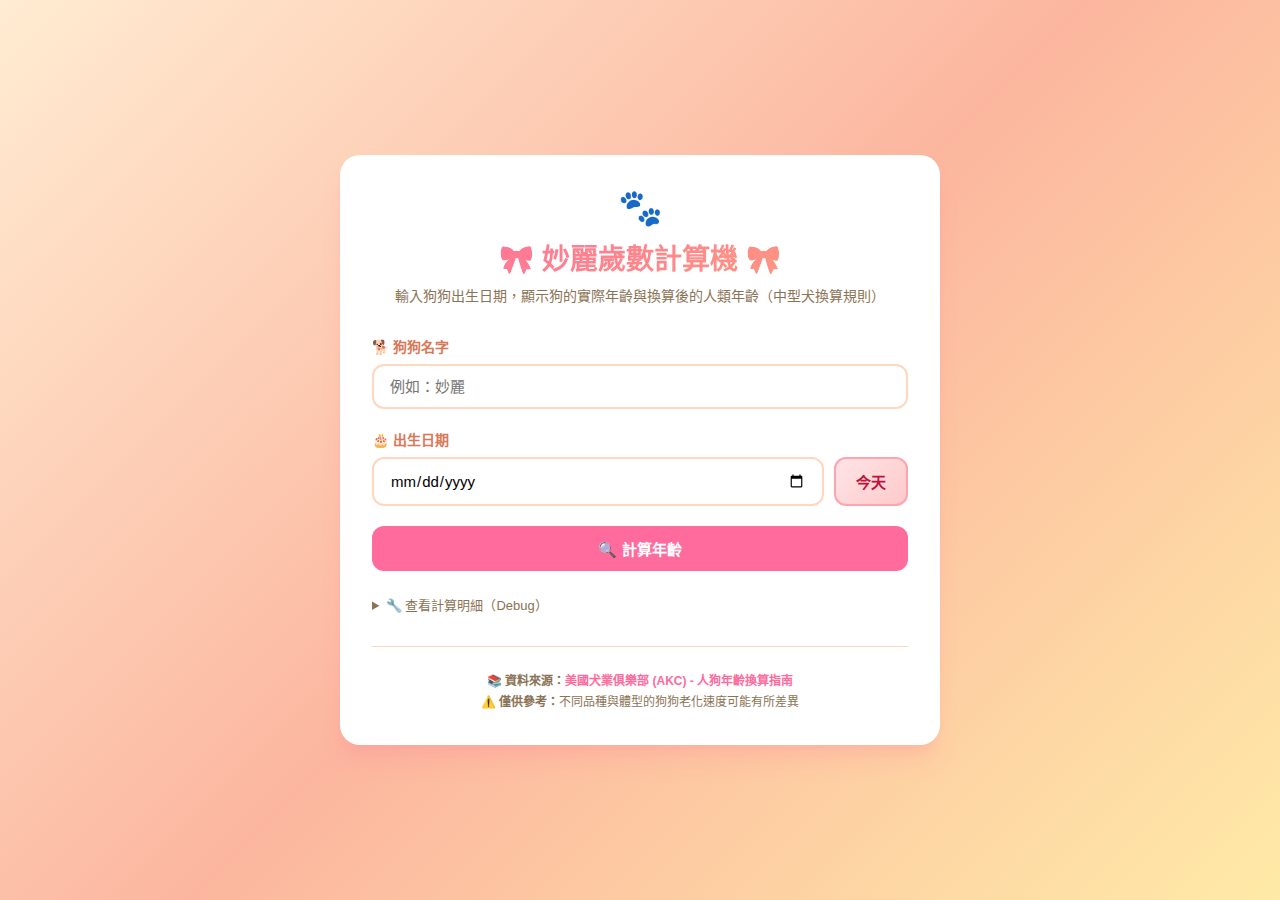
<file: D12/index.html>
<!DOCTYPE html>
<html lang="zh-TW">
<head>
  <meta charset="UTF-8">
  <meta name="viewport" content="width=device-width, initial-scale=1.0">
  <title>妙麗歲數計算機</title>
  <link rel="stylesheet" href="style.css">
</head>
<body>
  <div class="card">
    <div class="header">
      <div class="emoji">🐾</div>
      <h1>🎀 妙麗歲數計算機 🎀</h1>
      <p class="lead">輸入狗狗出生日期，顯示狗的實際年齡與換算後的人類年齡（中型犬換算規則）</p>
    </div>
    
    <div class="input-group">
      <label for="dogName">🐕 狗狗名字</label>
      <input id="dogName" type="text" placeholder="例如：妙麗" />
    </div>
    
    <div class="input-group">
      <label for="birth">🎂 出生日期</label>
      <div class="input-row">
        <input id="birth" type="date" />
        <button id="todayBtn" class="secondary" title="填入今天日期">今天</button>
      </div>
    </div>
    
    <button id="calc" style="width: 100%;">🔍 計算年齡</button>
    
    <div class="result" id="result" style="display:none">
      <div class="result-item">
        <div class="result-label">🐕 狗狗年齡</div>
        <div class="result-value" id="dogAge"></div>
      </div>
      <div class="result-item">
        <div class="result-label">👤 換算成人類年齡</div>
        <div class="result-value" id="humanAge"></div>
      </div>
      <div class="breakdown" id="breakdown"></div>
      <div class="info-box">
        📊 <strong>換算規則：</strong>第1年＝15人年；第2年＝9人年；之後每1年＝5人年（可接受小數年）
      </div>
    </div>
    
    <details>
      <summary>🔧 查看計算明細（Debug）</summary>
      <pre id="debug">尚未計算</pre>
    </details>
    
    <div class="footer">
      <p class="footer-text">📚 <strong>資料來源：</strong><a href="https://www.akc.org/expert-advice/health/how-to-calculate-dog-years-to-human-years/" target="_blank" rel="noopener noreferrer">美國犬業俱樂部 (AKC) - 人狗年齡換算指南</a></p>
      <p class="footer-text">⚠️ <strong>僅供參考：</strong>不同品種與體型的狗狗老化速度可能有所差異</p>
    </div>
  </div>

  <script src="./script.js"></script>
</body>
</html>
</file>
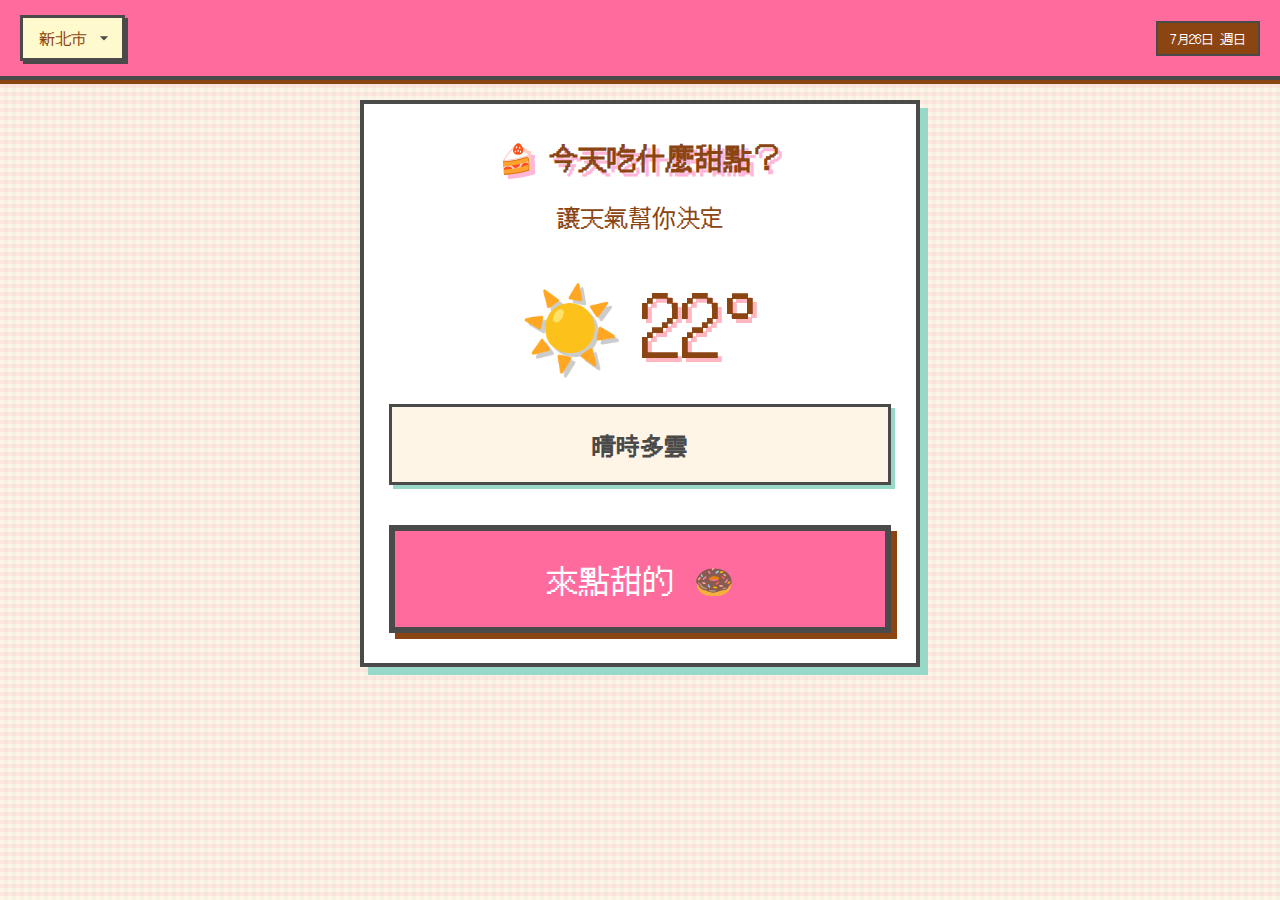
<file: D21/index.html>
<!DOCTYPE html>
<html lang="zh-TW">

<head>
    <meta charset="UTF-8" />
    <meta name="viewport" content="width=device-width, initial-scale=1.0" />
    <title>今天吃什麼甜點？</title>
    <link rel="icon" type="image/png" href="./icon.png" />
    <link rel="apple-touch-icon" href="./icon.png" />
    <link rel="apple-touch-icon" sizes="180x180" href="./icon.png" />
    <link rel="stylesheet" href="style.css" />
    <link rel="preconnect" href="https://fonts.googleapis.com">
    <link rel="preconnect" href="https://fonts.gstatic.com" crossorigin>
    <link href="https://fonts.googleapis.com/css2?family=DotGothic16&family=Silkscreen:wght@400;700&display=swap"
        rel="stylesheet">

</head>

<body>



    <div id="loading" class="loading-screen">
        <div class="loading-donut">🍩</div>
        <p class="loading-text">載入天氣資訊中...</p>
    </div>

    <div class="status-bar">
        <select class="location-select" id="locationSelect">
            <option value="宜蘭縣">宜蘭縣</option>
            <option value="花蓮縣">花蓮縣</option>
            <option value="臺東縣">臺東縣</option>
            <option value="澎湖縣">澎湖縣</option>
            <option value="金門縣">金門縣</option>
            <option value="連江縣">連江縣</option>
            <option value="臺北市">臺北市</option>
            <option value="新北市" selected>新北市</option>
            <option value="桃園市">桃園市</option>
            <option value="臺中市">臺中市</option>
            <option value="臺南市">臺南市</option>
            <option value="高雄市">高雄市</option>
            <option value="基隆市">基隆市</option>
            <option value="新竹縣">新竹縣</option>
            <option value="新竹市">新竹市</option>
            <option value="苗栗縣">苗栗縣</option>
            <option value="彰化縣">彰化縣</option>
            <option value="南投縣">南投縣</option>
            <option value="雲林縣">雲林縣</option>
            <option value="嘉義縣">嘉義縣</option>
            <option value="嘉義市">嘉義市</option>
            <option value="屏東縣">屏東縣</option>
        </select>
        <div id="updateTime" class="update-pill">更新中...</div>
    </div>


    <div class="container" id="mainContent" style="display: none;">

        <div class="hero-card">
            <h1>🍰 今天吃什麼甜點？</h1>
            <p class="subtitle">讓天氣幫你決定</p>

            <div class="weather-info-grid" id="weatherInfo">
                <div class="weather-info-value">載入中...</div>
            </div>

            <button class="draw-button" id="drawButton">
                <span class="button-text">來點甜的</span>
                <span class="button-icon">🍩</span>
            </button>
        </div>
    </div>

    <div class="popup-overlay hidden" id="resultOverlay">
        <div class="popup-card" id="resultCard">
            <button class="close-button" id="closeButton">×</button>
            <div class="result-icon" id="resultIcon"></div>
            <div class="result-title" id="cardTitle"></div>
            <div class="result-body">
                <div class="result-reason" id="reason"></div>
                <div class="health-level" id="healthLevel"></div>
            </div>
        </div>
    </div>
    <script src="./script.js"></script>

</body>

</html>
</file>
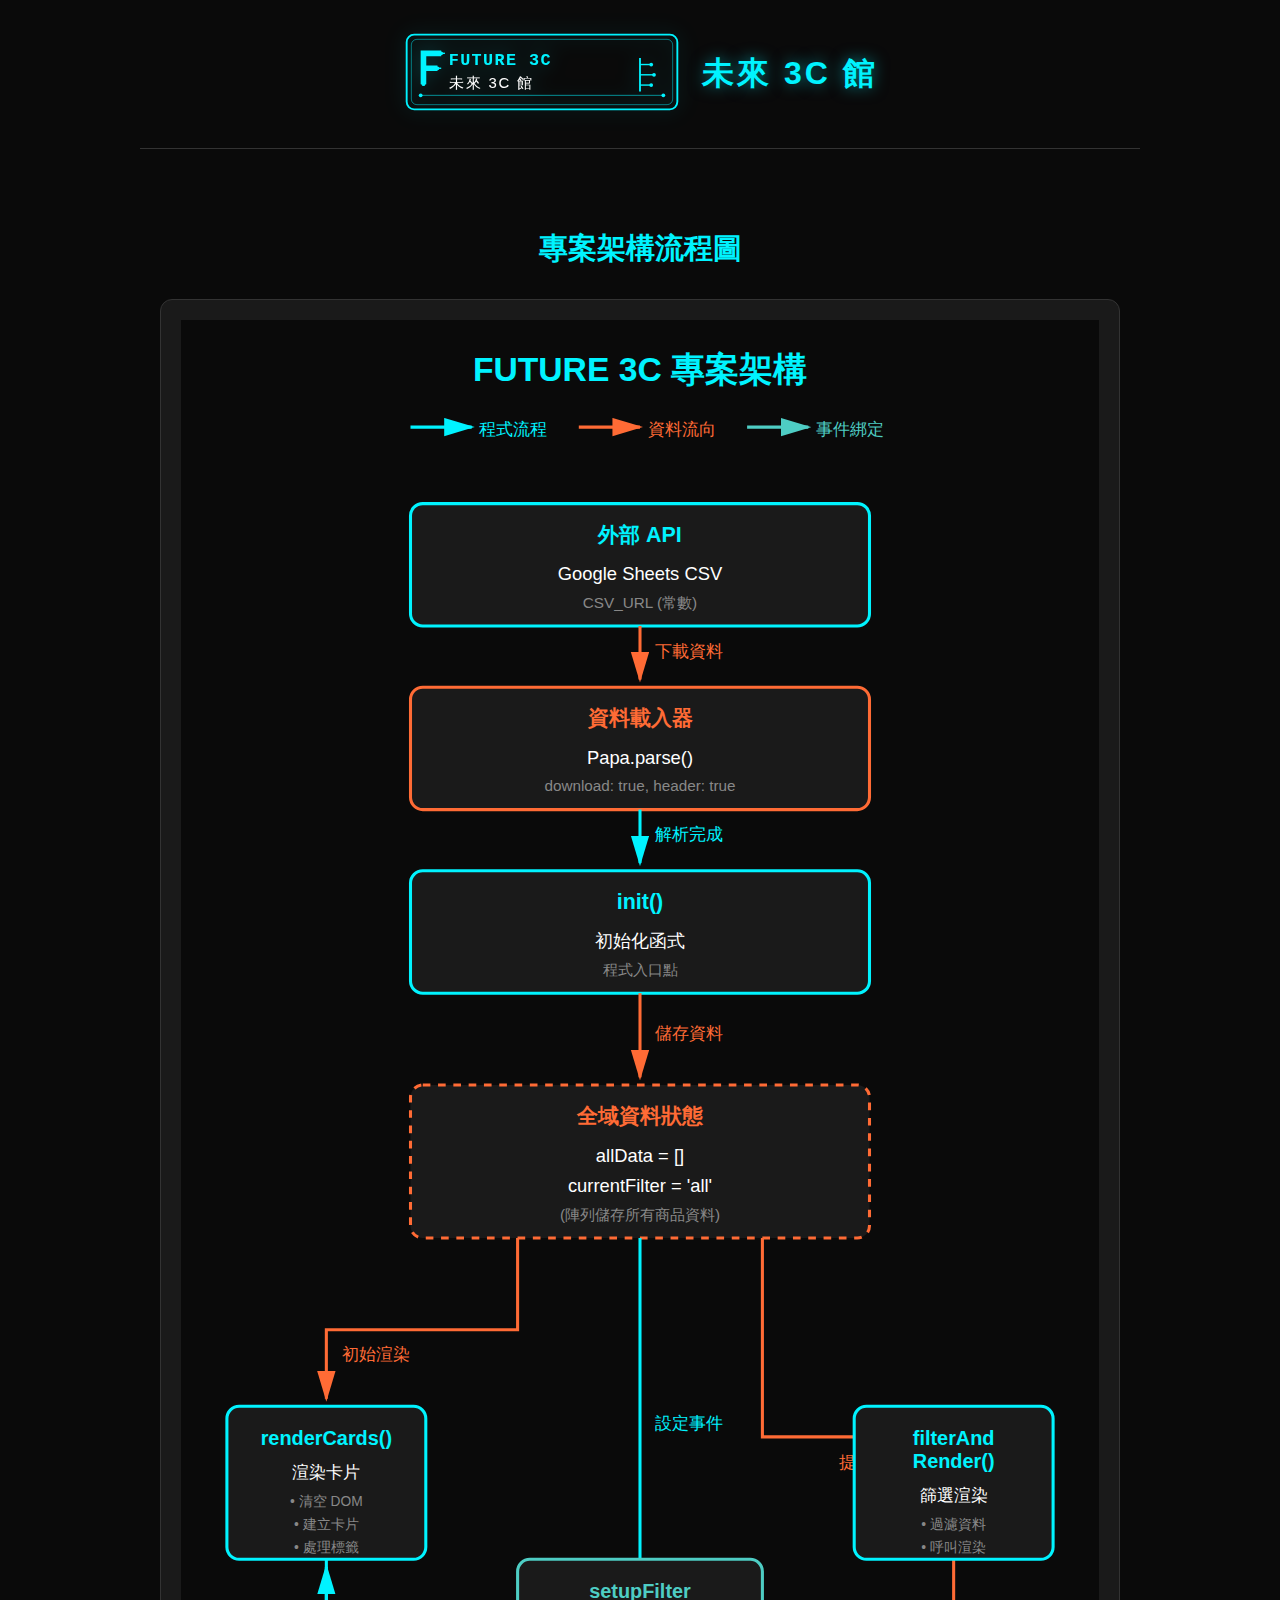
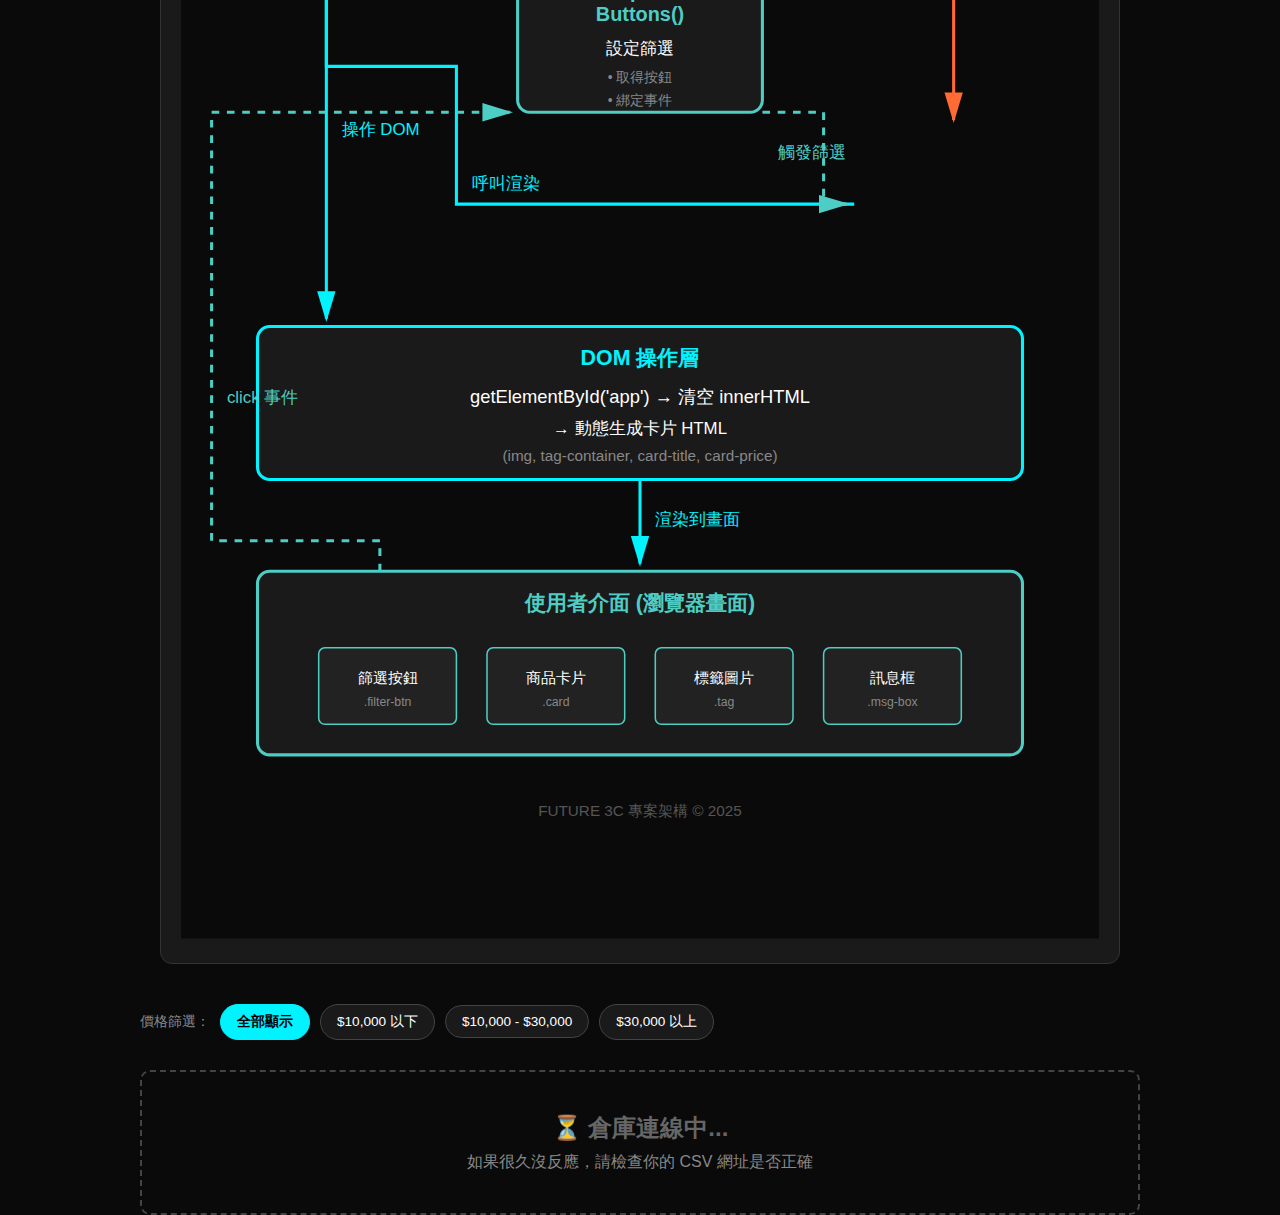
<file: Test/index.html>
<!DOCTYPE html>
<html lang="en">
<head>
    <meta charset="UTF-8">
    <meta name="viewport" content="width=device-width, initial-scale=1.0">
    <title>Document</title>
    <link rel="stylesheet" href="style.css">
    <script src="./script.js"></script>
</head>
<body>
    <html lang="zh-Hant">

<head>


  <div class="container">
    <header>      <div class="logo-container">
            <svg xmlns="http://www.w3.org/2000/svg" viewBox="0 0 300 90">
                <!-- 外框科技感邊框 -->
                <rect x="5" y="5" width="290" height="80" fill="none" stroke="#00f3ff" stroke-width="2" rx="8"/>
                <rect x="10" y="10" width="280" height="70" fill="none" stroke="#00f3ff" stroke-width="1" rx="6" opacity="0.5"/>
                
                <!-- 左側圖形：電路板風格的 "F" -->
                <g transform="translate(20, 22)">
                    <!-- F 字母主體 -->
                    <path d="M 0 0 L 22 0 L 22 6 L 6 6 L 6 16 L 18 16 L 18 22 L 6 22 L 6 36 L 0 36 Z" fill="#00f3ff"/>
                    <!-- 電路節點 -->
                    <circle cx="22" cy="3" r="2" fill="#00f3ff"/>
                    <circle cx="18" cy="19" r="2" fill="#00f3ff"/>
                    <circle cx="3" cy="36" r="2" fill="#00f3ff"/>
                    <!-- 連接線 -->
                    <line x1="22" y1="3" x2="26" y2="3" stroke="#00f3ff" stroke-width="1.5"/>
                    <line x1="18" y1="19" x2="22" y2="19" stroke="#00f3ff" stroke-width="1.5"/>
                </g>
                
                <!-- 中間文字：FUTURE 3C + 小杰 3C 館 -->
                <g transform="translate(50, 38)">
                    <text x="0" y="0" font-family="Orbitron, monospace" font-size="18" font-weight="700" fill="#00f3ff" letter-spacing="1.5">
                        FUTURE 3C
                    </text>
                    <text x="0" y="24" font-family="'Noto Sans TC', 'Microsoft JhengHei', sans-serif" font-size="16" font-weight="500" fill="#fff" letter-spacing="2">
                        未來 3C 館
                    </text>
                </g>
                
                <!-- 右側科技裝飾線條 -->
                <g transform="translate(255, 30)">
                    <line x1="0" y1="0" x2="0" y2="36" stroke="#00f3ff" stroke-width="2"/>
                    <line x1="0" y1="7" x2="12" y2="7" stroke="#00f3ff" stroke-width="1.5"/>
                    <line x1="0" y1="18" x2="15" y2="18" stroke="#00f3ff" stroke-width="1.5"/>
                    <line x1="0" y1="29" x2="12" y2="29" stroke="#00f3ff" stroke-width="1.5"/>
                    <circle cx="12" cy="7" r="2" fill="#00f3ff"/>
                    <circle cx="15" cy="18" r="2" fill="#00f3ff"/>
                    <circle cx="12" cy="29" r="2" fill="#00f3ff"/>
                </g>
                
                <!-- 底部裝飾線 -->
                <line x1="20" y1="70" x2="280" y2="70" stroke="#00f3ff" stroke-width="1" opacity="0.6"/>
                
                <!-- 科技感小點 -->
                <circle cx="20" cy="70" r="2" fill="#00f3ff"/>
                <circle cx="280" cy="70" r="2" fill="#00f3ff"/>
            </svg>
        </div>
        
        <h1>未來 3C 館</h1>
    </header>
   

    <!-- 專案架構流程圖區塊 -->
    <section style="padding: 40px 20px; max-width: 1400px; margin: 0 auto;">
        <h2 style="text-align: center; color: var(--neon-color); font-family: 'Orbitron', sans-serif; margin-bottom: 30px; font-size: 1.8rem;">
            專案架構流程圖
        </h2>
        <div style="background: #1a1a1a; padding: 20px; border-radius: 12px; border: 1px solid #333; overflow-x: auto;">
 <svg xmlns="http://www.w3.org/2000/svg" viewBox="0 0 600 1450" style="width: 100%; height: auto;">
                <defs>
                    <marker id="arrowhead" markerWidth="10" markerHeight="10" refX="9" refY="3" orient="auto">
                        <polygon points="0 0, 10 3, 0 6" fill="#00f3ff"/>
                    </marker>
                    <marker id="arrowhead-data" markerWidth="10" markerHeight="10" refX="9" refY="3" orient="auto">
                        <polygon points="0 0, 10 3, 0 6" fill="#ff6b35"/>
                    </marker>
                    <marker id="arrowhead-event" markerWidth="10" markerHeight="10" refX="9" refY="3" orient="auto">
                        <polygon points="0 0, 10 3, 0 6" fill="#4ecdc4"/>
                    </marker>
                </defs>
                
                <!-- 背景 -->
                <rect width="600" height="1450" fill="#0a0a0a"/>
                
                <!-- 標題 -->
                <text x="300" y="40" font-family="Orbitron, sans-serif" font-size="22" font-weight="700" fill="#00f3ff" text-anchor="middle">
                    FUTURE 3C 專案架構
                </text>
                
                <!-- 圖例 -->
                <g transform="translate(150, 70)">
                    <line x1="0" y1="0" x2="40" y2="0" stroke="#00f3ff" stroke-width="2" marker-end="url(#arrowhead)"/>
                    <text x="45" y="5" font-size="11" fill="#00f3ff">程式流程</text>
                    
                    <line x1="110" y1="0" x2="150" y2="0" stroke="#ff6b35" stroke-width="2" marker-end="url(#arrowhead-data)"/>
                    <text x="155" y="5" font-size="11" fill="#ff6b35">資料流向</text>
                    
                    <line x1="220" y1="0" x2="260" y2="0" stroke="#4ecdc4" stroke-width="2" marker-end="url(#arrowhead-event)"/>
                    <text x="265" y="5" font-size="11" fill="#4ecdc4">事件綁定</text>
                </g>
                
                <!-- 1. 外部 API -->
                <g id="layer1">
                    <rect x="150" y="120" width="300" height="80" fill="#1a1a1a" stroke="#00f3ff" stroke-width="2" rx="8"/>
                    <text x="300" y="145" font-size="14" font-weight="700" fill="#00f3ff" text-anchor="middle">外部 API</text>
                    <text x="300" y="170" font-size="12" fill="#fff" text-anchor="middle">Google Sheets CSV</text>
                    <text x="300" y="188" font-size="10" fill="#888" text-anchor="middle">CSV_URL (常數)</text>
                </g>
                
                <!-- 箭頭 1→2 -->
                <line x1="300" y1="200" x2="300" y2="235" stroke="#ff6b35" stroke-width="2" marker-end="url(#arrowhead-data)"/>
                <text x="310" y="220" font-size="11" fill="#ff6b35">下載資料</text>
                
                <!-- 2. 資料載入器 -->
                <g id="layer2">
                    <rect x="150" y="240" width="300" height="80" fill="#1a1a1a" stroke="#ff6b35" stroke-width="2" rx="8"/>
                    <text x="300" y="265" font-size="14" font-weight="700" fill="#ff6b35" text-anchor="middle">資料載入器</text>
                    <text x="300" y="290" font-size="12" fill="#fff" text-anchor="middle">Papa.parse()</text>
                    <text x="300" y="308" font-size="10" fill="#888" text-anchor="middle">download: true, header: true</text>
                </g>
                
                <!-- 箭頭 2→3 -->
                <line x1="300" y1="320" x2="300" y2="355" stroke="#00f3ff" stroke-width="2" marker-end="url(#arrowhead)"/>
                <text x="310" y="340" font-size="11" fill="#00f3ff">解析完成</text>
                
                <!-- 3. 初始化函式 -->
                <g id="layer3">
                    <rect x="150" y="360" width="300" height="80" fill="#1a1a1a" stroke="#00f3ff" stroke-width="2" rx="8"/>
                    <text x="300" y="385" font-size="14" font-weight="700" fill="#00f3ff" text-anchor="middle">init()</text>
                    <text x="300" y="410" font-size="12" fill="#fff" text-anchor="middle">初始化函式</text>
                    <text x="300" y="428" font-size="10" fill="#888" text-anchor="middle">程式入口點</text>
                </g>
                
                <!-- 箭頭 3→4 -->
                <line x1="300" y1="440" x2="300" y2="495" stroke="#ff6b35" stroke-width="2" marker-end="url(#arrowhead-data)"/>
                <text x="310" y="470" font-size="11" fill="#ff6b35">儲存資料</text>
                
                <!-- 4. 全域資料狀態 (加大間距) -->
                <g id="layer4">
                    <rect x="150" y="500" width="300" height="100" fill="#1a1a1a" stroke="#ff6b35" stroke-width="2" rx="8" stroke-dasharray="5,5"/>
                    <text x="300" y="525" font-size="14" font-weight="700" fill="#ff6b35" text-anchor="middle">全域資料狀態</text>
                    <text x="300" y="550" font-size="12" fill="#fff" text-anchor="middle">allData = []</text>
                    <text x="300" y="570" font-size="12" fill="#fff" text-anchor="middle">currentFilter = 'all'</text>
                    <text x="300" y="588" font-size="10" fill="#888" text-anchor="middle">(陣列儲存所有商品資料)</text>
                </g>
                
                <!-- 箭頭 4→5 左側 (避免重疊) -->
                <polyline points="220,600 220,660 95,660 95,705" fill="none" stroke="#ff6b35" stroke-width="2" marker-end="url(#arrowhead-data)"/>
                <text x="105" y="680" font-size="11" fill="#ff6b35">初始渲染</text>
                
                <!-- 箭頭 4→6 中間 (垂直下降) -->
                <line x1="300" y1="600" x2="300" y2="855" stroke="#00f3ff" stroke-width="2" marker-end="url(#arrowhead)"/>
                <text x="310" y="725" font-size="11" fill="#00f3ff">設定事件</text>
                
                <!-- 箭頭 4→7 右側 (避免重疊) -->
                <polyline points="380,600 380,730 505,730 505,915" fill="none" stroke="#ff6b35" stroke-width="2" marker-end="url(#arrowhead-data)"/>
                <text x="430" y="750" font-size="11" fill="#ff6b35">提供資料</text>
                
                <!-- 5. renderCards() (左側，位置降低) -->
                <g id="layer5-left">
                    <rect x="30" y="710" width="130" height="100" fill="#1a1a1a" stroke="#00f3ff" stroke-width="2" rx="8"/>
                    <text x="95" y="735" font-size="13" font-weight="700" fill="#00f3ff" text-anchor="middle">renderCards()</text>
                    <text x="95" y="757" font-size="11" fill="#fff" text-anchor="middle">渲染卡片</text>
                    <text x="95" y="775" font-size="9" fill="#888" text-anchor="middle">• 清空 DOM</text>
                    <text x="95" y="790" font-size="9" fill="#888" text-anchor="middle">• 建立卡片</text>
                    <text x="95" y="805" font-size="9" fill="#888" text-anchor="middle">• 處理標籤</text>
                </g>
                
                <!-- 6. setupFilterButtons() (中間，位置降低) -->
                <g id="layer6-center">
                    <rect x="220" y="810" width="160" height="100" fill="#1a1a1a" stroke="#4ecdc4" stroke-width="2" rx="8"/>
                    <text x="300" y="835" font-size="13" font-weight="700" fill="#4ecdc4" text-anchor="middle">setupFilter</text>
                    <text x="300" y="850" font-size="13" font-weight="700" fill="#4ecdc4" text-anchor="middle">Buttons()</text>
                    <text x="300" y="872" font-size="11" fill="#fff" text-anchor="middle">設定篩選</text>
                    <text x="300" y="890" font-size="9" fill="#888" text-anchor="middle">• 取得按鈕</text>
                    <text x="300" y="905" font-size="9" fill="#888" text-anchor="middle">• 綁定事件</text>
                </g>
                
                <!-- 7. filterAndRender() (右側，位置降低) -->
                <g id="layer7-right">
                    <rect x="440" y="710" width="130" height="100" fill="#1a1a1a" stroke="#00f3ff" stroke-width="2" rx="8"/>
                    <text x="505" y="735" font-size="13" font-weight="700" fill="#00f3ff" text-anchor="middle">filterAnd</text>
                    <text x="505" y="750" font-size="13" font-weight="700" fill="#00f3ff" text-anchor="middle">Render()</text>
                    <text x="505" y="772" font-size="11" fill="#fff" text-anchor="middle">篩選渲染</text>
                    <text x="505" y="790" font-size="9" fill="#888" text-anchor="middle">• 過濾資料</text>
                    <text x="505" y="805" font-size="9" fill="#888" text-anchor="middle">• 呼叫渲染</text>
                </g>
                
                <!-- 箭頭 7→5 (改用更寬的弧線避免重疊) -->
                <polyline points="440,970 180,970 180,880 95,880 95,815" fill="none" stroke="#00f3ff" stroke-width="2" marker-end="url(#arrowhead)"/>
                <text x="190" y="960" font-size="11" fill="#00f3ff">呼叫渲染</text>
                
                <!-- 箭頭 5→8 -->
                <line x1="95" y1="810" x2="95" y2="1045" stroke="#00f3ff" stroke-width="2" marker-end="url(#arrowhead)"/>
                <text x="105" y="925" font-size="11" fill="#00f3ff">操作 DOM</text>
                
                <!-- 8. DOM 操作層 -->
                <g id="layer8">
                    <rect x="50" y="1050" width="500" height="100" fill="#1a1a1a" stroke="#00f3ff" stroke-width="2" rx="8"/>
                    <text x="300" y="1075" font-size="14" font-weight="700" fill="#00f3ff" text-anchor="middle">DOM 操作層</text>
                    <text x="300" y="1100" font-size="12" fill="#fff" text-anchor="middle">getElementById('app') → 清空 innerHTML</text>
                    <text x="300" y="1120" font-size="11" fill="#fff" text-anchor="middle">→ 動態生成卡片 HTML</text>
                    <text x="300" y="1138" font-size="10" fill="#888" text-anchor="middle">(img, tag-container, card-title, card-price)</text>
                </g>
                
                <!-- 箭頭 8→9 -->
                <line x1="300" y1="1150" x2="300" y2="1205" stroke="#00f3ff" stroke-width="2" marker-end="url(#arrowhead)"/>
                <text x="310" y="1180" font-size="11" fill="#00f3ff">渲染到畫面</text>
                
                <!-- 9. 使用者介面 -->
                <g id="layer9">
                    <rect x="50" y="1210" width="500" height="120" fill="#1a1a1a" stroke="#4ecdc4" stroke-width="2" rx="8"/>
                    <text x="300" y="1235" font-size="14" font-weight="700" fill="#4ecdc4" text-anchor="middle">使用者介面 (瀏覽器畫面)</text>
                    
                    <g transform="translate(90, 1260)">
                        <rect x="0" y="0" width="90" height="50" fill="#222" stroke="#4ecdc4" stroke-width="1" rx="4"/>
                        <text x="45" y="23" font-size="10" fill="#fff" text-anchor="middle">篩選按鈕</text>
                        <text x="45" y="38" font-size="8" fill="#888" text-anchor="middle">.filter-btn</text>
                    </g>
                    
                    <g transform="translate(200, 1260)">
                        <rect x="0" y="0" width="90" height="50" fill="#222" stroke="#4ecdc4" stroke-width="1" rx="4"/>
                        <text x="45" y="23" font-size="10" fill="#fff" text-anchor="middle">商品卡片</text>
                        <text x="45" y="38" font-size="8" fill="#888" text-anchor="middle">.card</text>
                    </g>
                    
                    <g transform="translate(310, 1260)">
                        <rect x="0" y="0" width="90" height="50" fill="#222" stroke="#4ecdc4" stroke-width="1" rx="4"/>
                        <text x="45" y="23" font-size="10" fill="#fff" text-anchor="middle">標籤圖片</text>
                        <text x="45" y="38" font-size="8" fill="#888" text-anchor="middle">.tag</text>
                    </g>
                    
                    <g transform="translate(420, 1260)">
                        <rect x="0" y="0" width="90" height="50" fill="#222" stroke="#4ecdc4" stroke-width="1" rx="4"/>
                        <text x="45" y="23" font-size="10" fill="#fff" text-anchor="middle">訊息框</text>
                        <text x="45" y="38" font-size="8" fill="#888" text-anchor="middle">.msg-box</text>
                    </g>
                </g>
                
                <!-- 事件回流：UI → setupFilterButtons (改用左側路徑) -->
                <polyline points="130,1210 130,1190 20,1190 20,910 215,910" fill="none" stroke="#4ecdc4" stroke-width="2" marker-end="url(#arrowhead-event)" stroke-dasharray="5,5"/>
                <text x="30" y="1100" font-size="11" fill="#4ecdc4">click 事件</text>
                
                <!-- 事件觸發：setupFilterButtons → filterAndRender -->
                <polyline points="380,910 420,910 420,970 435,970" fill="none" stroke="#4ecdc4" stroke-width="2" marker-end="url(#arrowhead-event)" stroke-dasharray="5,5"/>
                <text x="390" y="940" font-size="11" fill="#4ecdc4">觸發篩選</text>
                
                <!-- 底部版權 -->
                <text x="300" y="1370" font-size="10" fill="#555" text-anchor="middle">FUTURE 3C 專案架構 © 2025</text>
            </svg>
        </div>
    </section>
    <div class="filter-bar">
      <span class="filter-label">價格篩選：</span>
      <button class="filter-btn active" data-filter="all">全部顯示</button>
      <button class="filter-btn" data-filter="low">$10,000 以下</button>
      <button class="filter-btn" data-filter="mid">$10,000 - $30,000</button>
      <button class="filter-btn" data-filter="high">$30,000 以上</button>
    </div>

    <div id="app" class="grid">
      <div class="msg-box">
        <h2>⏳ 倉庫連線中...</h2>
        <p>如果很久沒反應，請檢查你的 CSV 網址是否正確</p>
      </div>
    </div>
  </div>




</body>
</html>
</file>
<file: D12/style.css>
:root {
    --bg: linear-gradient(135deg, #ffecd2 0%, #fcb69f 50%, #ffeaa7 100%);
    --card: #ffffff;
    --accent: #ff6b9d;
    --accent-hover: #ff4d8a;
    --muted: #8b7355;
    --border: #ffd7be;
    --result-bg: #fff4f0;
    --shadow: 0 20px 25px -5px rgba(255, 107, 157, 0.15), 0 10px 10px -5px rgba(255, 107, 157, 0.1);
}

* {
    box-sizing: border-box;
}

body {
    font-family: -apple-system, BlinkMacSystemFont, "Segoe UI", Roboto, "Noto Sans TC", "Helvetica Neue", Arial, sans-serif;
    background: var(--bg);
    margin: 0;
    padding: 20px;
    display: flex;
    align-items: center;
    justify-content: center;
    min-height: 100vh;
}

.card {
    background: var(--card);
    border-radius: 20px;
    box-shadow: var(--shadow);
    padding: 32px;
    width: 100%;
    max-width: 600px;
    animation: slideIn 0.4s ease-out;
}

@keyframes slideIn {
    from {
        opacity: 0;
        transform: translateY(20px);
    }

    to {
        opacity: 1;
        transform: translateY(0);
    }
}

.header {
    text-align: center;
    margin-bottom: 28px;
}

h1 {
    font-size: 28px;
    margin: 0 0 8px;
    background: linear-gradient(135deg, #ff6b9d 0%, #ffa07a 100%);
    -webkit-background-clip: text;
    -webkit-text-fill-color: transparent;
    background-clip: text;
    font-weight: 700;
}

.emoji {
    font-size: 36px;
    margin-bottom: 8px;
    display: inline-block;
    animation: bounce 2s infinite;
}

@keyframes bounce {

    0%,
    100% {
        transform: translateY(0);
    }

    50% {
        transform: translateY(-10px);
    }
}

p.lead {
    margin: 0;
    color: var(--muted);
    font-size: 14px;
    line-height: 1.6;
}

.input-group {
    margin-bottom: 20px;
}

label {
    display: block;
    font-size: 14px;
    font-weight: 600;
    color: #d97757;
    margin-bottom: 8px;
}

.input-row {
    display: flex;
    gap: 10px;
}

input[type="date"],
input[type="text"] {
    flex: 1;
    padding: 12px 16px;
    border: 2px solid var(--border);
    border-radius: 12px;
    font-size: 15px;
    transition: all 0.3s ease;
    font-family: inherit;
    width: 100%;
}

input[type="date"]:focus,
input[type="text"]:focus {
    outline: none;
    border-color: var(--accent);
    box-shadow: 0 0 0 3px rgba(255, 107, 157, 0.2);
}

button {
    background: var(--accent);
    color: #fff;
    border: none;
    padding: 12px 24px;
    border-radius: 12px;
    font-weight: 600;
    font-size: 15px;
    cursor: pointer;
    transition: all 0.3s ease;
    font-family: inherit;
}

button:hover {
    background: var(--accent-hover);
    transform: translateY(-2px);
    box-shadow: 0 4px 12px rgba(255, 107, 157, 0.4);
}

button:active {
    transform: translateY(0);
}

button.secondary {
    background: linear-gradient(135deg, #ffe4e6 0%, #fecaca 100%);
    color: #be123c;
    padding: 12px 20px;
    border: 2px solid #fda4af;
}

button.secondary:hover {
    background: linear-gradient(135deg, #fda4af 0%, #fb7185 100%);
    color: white;
    box-shadow: 0 4px 12px rgba(253, 164, 175, 0.4);
}

.result {
    margin-top: 24px;
    padding: 20px;
    border-radius: 16px;
    background: linear-gradient(135deg, #fff5f7 0%, #fff0f5 100%);
    border: 2px solid #ffcce0;
    animation: fadeIn 0.5s ease-out;
    box-shadow: 0 8px 16px rgba(255, 107, 157, 0.1);
}

@keyframes fadeIn {
    from {
        opacity: 0;
        transform: scale(0.95);
    }

    to {
        opacity: 1;
        transform: scale(1);
    }
}

.result-item {
    display: flex;
    justify-content: space-between;
    align-items: center;
    padding: 12px 0;
    border-bottom: 1px dashed #cbd5e1;
}

.result-item:last-of-type {
    border-bottom: none;
}

.result-label {
    font-size: 14px;
    color: var(--muted);
    font-weight: 500;
}

.result-value {
    font-size: 18px;
    font-weight: 700;
    color: var(--accent);
}

.breakdown {
    margin-top: 16px;
    padding: 12px;
    background: white;
    border-radius: 12px;
    font-size: 13px;
    color: var(--muted);
    line-height: 1.6;
}

.info-box {
    margin-top: 20px;
    padding: 16px;
    background: linear-gradient(135deg, #fff9e6 0%, #ffe4b3 100%);
    border-left: 4px solid #ffb84d;
    border-radius: 12px;
    font-size: 13px;
    color: #8b5a00;
    line-height: 1.6;
    box-shadow: 0 4px 8px rgba(255, 184, 77, 0.15);
}

.footer {
    margin-top: 24px;
    padding-top: 20px;
    border-top: 1px solid var(--border);
    text-align: center;
}

.footer-text {
    font-size: 12px;
    color: var(--muted);
    margin: 4px 0;
}

.footer-text a {
    color: var(--accent);
    text-decoration: none;
    font-weight: 600;
}

.footer-text a:hover {
    text-decoration: underline;
}

details {
    margin-top: 16px;
}

summary {
    cursor: pointer;
    font-size: 13px;
    color: var(--muted);
    padding: 8px 0;
    user-select: none;
}

summary:hover {
    color: var(--accent);
}

pre {
    background: #1e293b;
    color: #e2e8f0;
    padding: 16px;
    border-radius: 12px;
    overflow: auto;
    font-size: 12px;
    line-height: 1.6;
    margin: 8px 0 0;
}

@media (max-width: 560px) {
    .card {
        padding: 24px;
    }

    h1 {
        font-size: 24px;
    }

    .input-row {
        flex-direction: column;
    }

    button {
        width: 100%;
    }
}
</file>
<file: D21/style.css>
:root {
      --donut-pink: #FF6B9D;
      --donut-cream: #FFF5E6;
      --donut-chocolate: #8B4513;
      --donut-mint: #98D8C8;
      --donut-strawberry: #FFB6C1;
      --donut-vanilla: #FFFACD;
      --pixel-shadow: #4A4A4A;
  }

  * {
      margin: 0;
      padding: 0;
      box-sizing: border-box;
      -webkit-tap-highlight-color: transparent;
  }

  body {
      font-family: 'DotGothic16', 'Silkscreen', monospace;
      background: var(--donut-cream);
      background-image:
          repeating-linear-gradient(0deg, transparent, transparent 4px, rgba(255, 107, 157, 0.1) 4px, rgba(255, 107, 157, 0.1) 8px),
          repeating-linear-gradient(90deg, transparent, transparent 4px, rgba(152, 216, 200, 0.1) 4px, rgba(152, 216, 200, 0.1) 8px);
      min-height: 100vh;
      color: var(--pixel-shadow);
      overflow-x: hidden;
      padding-bottom: 20px;
      image-rendering: pixelated;
      image-rendering: crisp-edges;
  }

  header {
      text-align: center;
      margin-bottom: 30px;
  }

  h1 {
      color: var(--donut-chocolate);
      font-size: 1.8rem;
      margin-bottom: 15px;
      text-shadow: 4px 4px 0 #FFB6D9;
      line-height: 1.6;
  }

  .subtitle {
      color: var(--donut-chocolate);
      font-size: 1.5rem;
      line-height: 1.8;
  }

  /* 像素風格狀態列 */
  .status-bar {
      display: flex;
      justify-content: space-between;
      align-items: center;
      padding: 15px 20px;
      background: var(--donut-pink);
      border-bottom: 4px solid var(--pixel-shadow);
      position: sticky;
      top: 0;
      z-index: 100;
      box-shadow: 0 4px 0 var(--donut-chocolate);
  }

  .location-select {
      background: var(--donut-vanilla);
      color: var(--donut-chocolate);
      border: 3px solid var(--pixel-shadow);
      font-size: 1rem;
      font-family: 'DotGothic16', 'Silkscreen', monospace;
      padding: 8px 16px;
      box-shadow: 3px 3px 0 var(--pixel-shadow);
      cursor: pointer;
      appearance: none;
      -webkit-appearance: none;
      -moz-appearance: none;
      padding-right: 35px;
      background-image: url('data:image/svg+xml;utf8,<svg fill="%234A4A4A" height="24" viewBox="0 0 24 24" width="24" xmlns="http://www.w3.org/2000/svg"><path d="M7 10l5 5 5-5z"/></svg>');
      background-repeat: no-repeat;
      background-position: right 8px center;
      background-size: 20px;
  }

  .location-select:focus {
      outline: none;
      box-shadow: 3px 3px 0 var(--donut-pink);
  }

  .update-pill {
      font-size: 0.8rem;
      color: white;
      background: var(--donut-chocolate);
      padding: 6px 12px;
      border: 2px solid var(--pixel-shadow);
  }

  .title-text {
      font-size: 1.2rem;
      color: white;
      text-shadow: 3px 3px 0 var(--donut-chocolate);
  }

  .container {
      padding: 20px;
      max-width: 600px;
      margin: 0 auto;
  }

  /* 像素風格 Loading */
  .loading-screen {
      position: fixed;
      top: 0;
      left: 0;
      right: 0;
      bottom: 0;
      background: var(--donut-pink);
      display: flex;
      flex-direction: column;
      justify-content: center;
      align-items: center;
      z-index: 999;
  }

  .loading-donut {
      font-size: 5rem;
      animation: spin 2s steps(8) infinite;
  }

  @keyframes spin {
      to {
          transform: rotate(360deg);
      }
  }

  .loading-text {
      color: white;
      font-size: 0.9rem;
      margin-top: 30px;
      text-align: center;
      padding: 0 20px;
      line-height: 1.8;
  }

  /* 像素風格主卡片 */
  .hero-card {
      background: white;
      border: 4px solid var(--pixel-shadow);
      padding: 30px 25px;
      text-align: center;
      box-shadow: 8px 8px 0 var(--donut-mint);
      margin-bottom: 25px;
      position: relative;
  }

  .weather-info-grid {
      gap: 15px;
      margin: 20px 0;
  }


  .weather-info-item {
      background: var(--donut-cream);
      padding: 20px;
      border: 3px solid var(--pixel-shadow);
      text-align: center;
      box-shadow: 4px 4px 0 var(--donut-mint);
  }

  .weather-info-label {
      font-size: 1rem;
      color: var(--donut-chocolate);
      margin-bottom: 10px;
  }

  .weather-info-value {
      font-size: 1.5rem;
      font-weight: bold;
      color: var(--pixel-shadow);
  }

  .draw-button {
      background: var(--donut-pink);
      color: white;
      border: 6px solid var(--pixel-shadow);
      padding: 25px 60px;
      font-size: 1.3rem;
      cursor: pointer;
      display: inline-flex;
      align-items: center;
      gap: 20px;
      box-shadow: 6px 6px 0 var(--donut-chocolate);
      font-family: 'DotGothic16', 'Silkscreen', monospace;
      transition: all 0.1s ease;
      width: 100%;
      justify-content: center;
      margin-top: 20px;
  }

  .draw-button:hover {
      transform: translate(2px, 2px);
      box-shadow: 4px 4px 0 var(--donut-chocolate);
  }

  .draw-button:active {
      transform: translate(4px, 4px);
      box-shadow: 2px 2px 0 var(--donut-chocolate);
  }

  .button-icon {
      font-size: 2rem;
      animation: bounce 1s ease-in-out infinite;
  }

  .button-text {
      font-size: 2rem;
      animation: bounce 1s ease-in-out infinite;
  }

  .hero-temp-container {
      display: flex;
      justify-content: center;
      align-items: center;
      gap: 20px;
      margin: 25px 0;
  }

  .hero-icon {
      font-size: 5rem;
      filter: drop-shadow(4px 4px 0 rgba(0, 0, 0, 0.2));
      animation: bounce 1s ease-in-out infinite;
  }


  .hero-temp {
      font-size: 5rem;
      color: var(--donut-chocolate);
      line-height: 1;
      text-shadow: 4px 4px 0 var(--donut-strawberry);
  }

  .hero-temp-container {
      display: flex;
      justify-content: center;
      align-items: center;
      gap: 20px;
      margin: 25px 0;
  }

  @keyframes bounce {

      0%,
      100% {
          transform: translateY(0);
      }

      50% {
          transform: translateY(-5px);
      }
  }

  /* 彈出卡片 */
  .popup-overlay {
      position: fixed;
      top: 0;
      left: 0;
      right: 0;
      bottom: 0;
      background: rgba(0, 0, 0, 0.7);
      display: flex;
      justify-content: center;
      align-items: center;
      z-index: 200;
      padding: 20px;
  }

  .popup-card {
      background: white;
      border: 6px solid var(--pixel-shadow);
      padding: 40px 30px;
      max-width: 500px;
      width: 100%;
      box-shadow: 12px 12px 0 var(--donut-mint);
      animation: popIn 0.3s ease;
      position: relative;
  }

  @keyframes popIn {
      from {
          transform: scale(0.8);
          opacity: 0;
      }

      to {
          transform: scale(1);
          opacity: 1;
      }
  }

  .close-button {
      position: absolute;
      top: 15px;
      right: 15px;
      background: var(--pixel-shadow);
      color: white;
      border: none;
      width: 35px;
      height: 35px;
      font-size: 1.5rem;
      cursor: pointer;
      box-shadow: 3px 3px 0 var(--donut-chocolate);
      font-family: 'DotGothic16', monospace;
      line-height: 1;
  }

  .close-button:hover {
      background: var(--donut-chocolate);
  }

  .result-icon {
      font-size: 5rem;
      text-align: center;
      margin-bottom: 20px;
  }

  .result-title {
      font-size: 2rem;
      color: var(--donut-chocolate);
      text-align: center;
      margin-bottom: 20px;
      text-shadow: 3px 3px 0 var(--donut-strawberry);
      line-height: 1.4;
  }

  .result-body {
      background: var(--donut-cream);
      padding: 25px;
      border: 3px solid var(--pixel-shadow);
      margin-bottom: 20px;
      box-shadow: 3px 3px 0 rgba(0, 0, 0, 0.15);
  }

  .result-reason {
      font-size: 1.2rem;
      color: var(--pixel-shadow);
      line-height: 1.8;
      text-align: center;
  }

  .health-level {
      display: flex;
      gap: 5px;
      justify-content: center;
      align-items: center;
      margin-top: 15px;
      font-size: 1.8rem;
  }

  .health-label {
      font-size: 1.2rem;
      color: var(--donut-chocolate);
      margin-right: 5px;
  }

  .hidden {
      display: none;
  }

  @media (max-width: 600px) {
      .title-text {
          font-size: 1rem;
      }

      .draw-button {
          padding: 20px 40px;
          font-size: 1.1rem;
          gap: 15px;
      }


      .result-title {
          font-size: 1.5rem;
      }

      .result-icon {
          font-size: 4rem;
      }

      .popup-card {
          padding: 30px 20px;
      }

      .weather-info-value {
          font-size: 1.2rem;
      }

      .weather-info-item {
          padding: 15px;
      }
  }
</file>
<file: Test/style.css>
:root {
            --neon-color: #00f3ff;
            --bg-color: #0a0a0a;
        }

        * {
            margin: 0;
            padding: 0;
            box-sizing: border-box;
        }

        body {
            background-color: var(--bg-color);
            color: #fff;
            font-family: 'Roboto', sans-serif;
        }

        .container {
            max-width: 1000px;
            margin: 0 auto;
        }

        header {
            display: flex;
            align-items: center;
            justify-content: center;
            text-align: center;
            margin-bottom: 40px;
            border-bottom: 1px solid #333;
            padding: 30px 20px;
            gap: 20px;
        }



        p {
            color: #888;
            margin-top: 8px;
        }

        .grid {
            display: grid;
            grid-template-columns: repeat(auto-fill, minmax(250px, 1fr));
            gap: 25px;
        }

        /* 卡片樣式 */
        .card {
            background: var(--card-bg);
            border: 1px solid #333;
            border-radius: 12px;
            overflow: hidden;
            position: relative;
            transition: transform 0.3s;
        }

        .card:hover {
            transform: translateY(-5px);
            border-color: var(--neon-color);
        }

        .card-img {
            width: 100%;
            height: 200px;
            object-fit: cover;
            background: #222;
        }

        /* 🔥 新增：標籤容器 */
        .tag-container {
            position: absolute;
            top: 10px;
            right: 10px;
            display: flex;
            gap: 6px;
            flex-wrap: wrap;
            /* 不夠空間時自動換行 */
        }

        /* 🔥 單一標籤樣式（不再 absolute） */
        .tag {
            background: var(--neon-color);
            color: #000;
            padding: 4px 10px;
            border-radius: 20px;
            font-weight: bold;
            font-size: 0.8rem;
            display: inline-block;
        }

        .card-info {
            padding: 15px;
        }

        .card-title {
            margin: 0 0 10px;
            font-size: 1.1rem;
            font-weight: 500;
        }

        .card-price {
            font-family: 'Orbitron', sans-serif;
            font-size: 1.4rem;
            color: var(--neon-color);
            font-weight: 700;
        }

        /* 載入中與錯誤訊息 */
        .msg-box {
            text-align: center;
            padding: 40px;
            border: 2px dashed #444;
            border-radius: 10px;
            grid-column: 1 / -1;
            color: #666;
        }

        /* 篩選區 */
        .filter-bar {
            margin-bottom: 30px;
            display: flex;
            gap: 10px;
            flex-wrap: wrap;
            align-items: center;
        }

        .filter-label {
            color: #888;
            font-size: 0.9rem;
        }

        .filter-btn {
            padding: 8px 16px;
            border: 1px solid #444;
            background: #1a1a1a;
            color: #fff;
            border-radius: 20px;
            cursor: pointer;
            font-size: 0.85rem;
            transition: all 0.3s;
        }

        .filter-btn:hover {
            border-color: var(--neon-color);
            background: #222;
        }

        .filter-btn.active {
            background: var(--neon-color);
            color: #000;
            border-color: var(--neon-color);
            font-weight: bold;
        }

        .logo-container {
            width: 280px;
            height: auto;
        }

        .logo-container svg {
            width: 100%;
            height: auto;
            filter: drop-shadow(0 0 10px rgba(0, 243, 255, 0.3));
        }

        h1 {

            font-family: 'Orbitron', sans-serif;
            color: var(--neon-color);
            font-size: 2rem;
            text-shadow: 0 0 15px rgba(0, 243, 255, 0.5);
            letter-spacing: 3px;
        }
</file>
